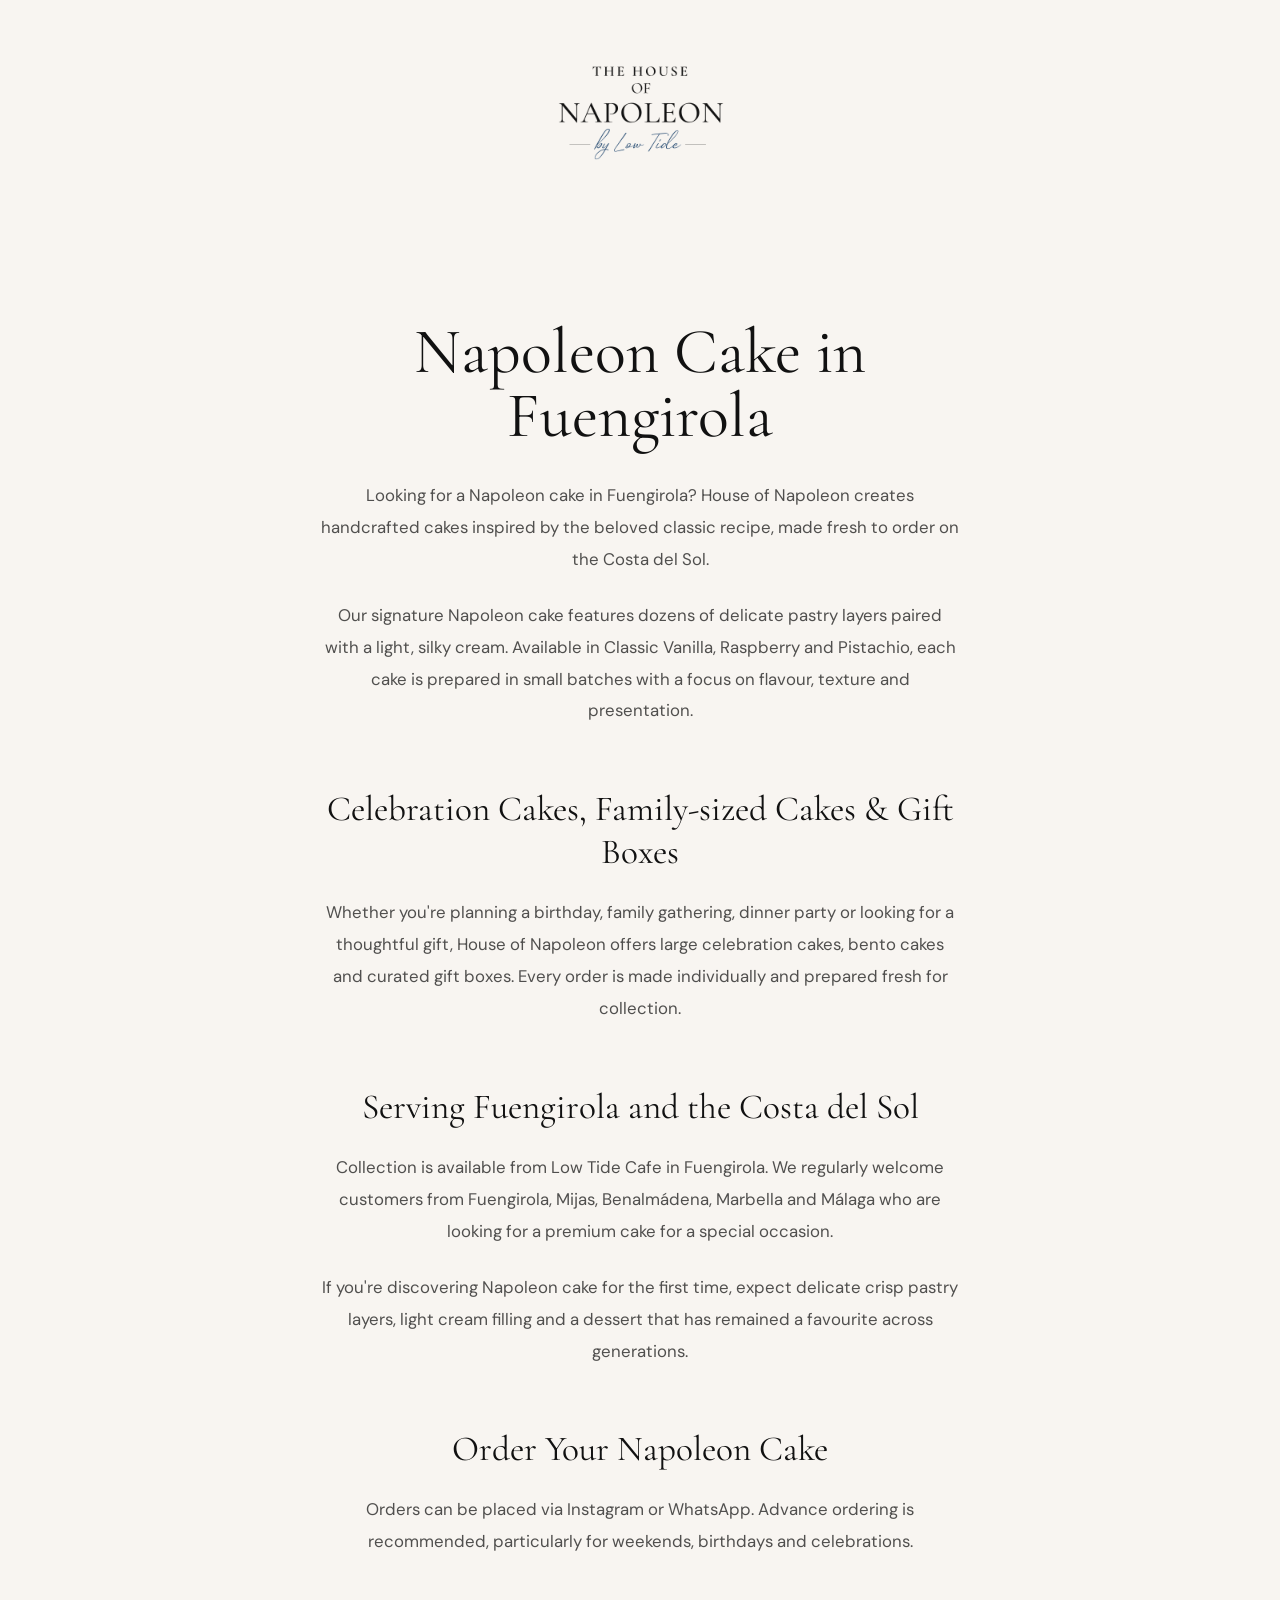
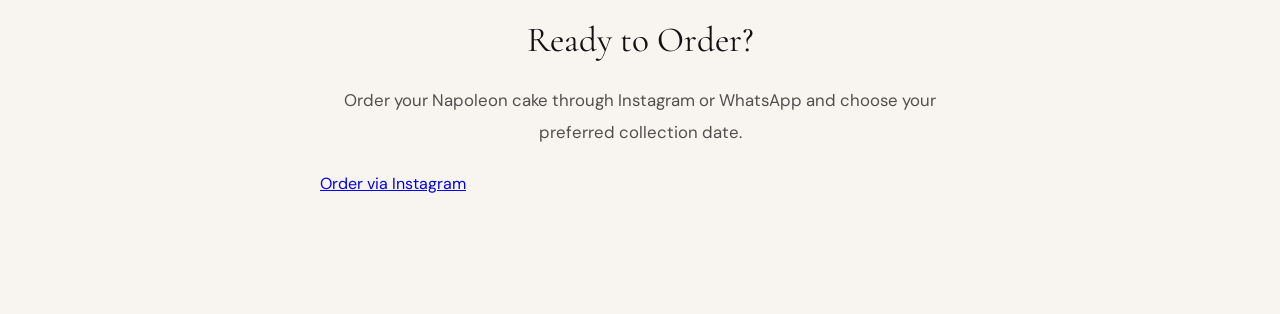
<file: napoleon-cake-fuengirola.html>
<!DOCTYPE html>
<html lang="en">

  <head>
    
  <meta charset="UTF-8">
  <meta name="viewport" content="width=device-width, initial-scale=1.0">

  <title>The House of Napoleon</title>

  <!-- Fonts -->
  <link rel="preconnect" href="https://fonts.googleapis.com">
  <link rel="preconnect" href="https://fonts.gstatic.com" crossorigin>

  <link href="https://fonts.googleapis.com/css2?family=Cormorant+Garamond:wght@300;400;500&family=DM+Sans:wght@400;500;700&display=swap" rel="stylesheet">

  <link rel="stylesheet" href="style.css">
    <script async src="https://www.googletagmanager.com/gtag/js?id=G-VPZJQ4XKEX"></script>
  <script>
    window.dataLayer = window.dataLayer || [];
    function gtag(){dataLayer.push(arguments);}
    gtag('js', new Date());

    gtag('config', 'G-VPZJQ4XKEX');
  </script>
</head>
    
<body>

<header class="seo-header">
  <a href="/">
    <img src="logo_trans_minspace.png" alt="House of Napoleon">
  </a>
</header>

<section class="seo-content">

<h1>Napoleon Cake in Fuengirola</h1>

<p>
  Looking for a Napoleon cake in Fuengirola? House of Napoleon creates
  handcrafted cakes inspired by the beloved classic recipe, made fresh to
  order on the Costa del Sol.
</p>

<p>
  Our signature Napoleon cake features dozens of delicate pastry layers
  paired with a light, silky cream. Available in Classic Vanilla,
  Raspberry and Pistachio, each cake is prepared in small batches with a
  focus on flavour, texture and presentation.
</p>

<h2>Celebration Cakes, Family-sized Cakes &amp; Gift Boxes</h2>

<p>
  Whether you're planning a birthday, family gathering, dinner party or
  looking for a thoughtful gift, House of Napoleon offers large
  celebration cakes, bento cakes and curated gift boxes. Every order is
  made individually and prepared fresh for collection.
</p>

<h2>Serving Fuengirola and the Costa del Sol</h2>

<p>
  Collection is available from Low Tide Cafe in Fuengirola. We regularly
  welcome customers from Fuengirola, Mijas, Benalmádena, Marbella and
  Málaga who are looking for a premium cake for a special occasion.
</p>

<p>
  If you're discovering Napoleon cake for the first time, expect delicate
  crisp pastry layers, light cream filling and a dessert that has remained
  a favourite across generations.
</p>

<h2>Order Your Napoleon Cake</h2>

<p>
  Orders can be placed via Instagram or WhatsApp. Advance ordering is
  recommended, particularly for weekends, birthdays and celebrations.
</p>
  
 <div class="seo-cta">
  <h2>Ready to Order?</h2>

  <p>
    Order your Napoleon cake through Instagram or WhatsApp and choose your preferred collection date.
  </p>

  <a href="https://instagram.com/anna.lowtide" target="_blank">
    Order via Instagram
  </a>
</div>
  
</section>

</body>
  

</html>
</file>
<file: style.css>
/* ========= RESET ========= */

    * {
      margin: 0;
      padding: 0;
      box-sizing: border-box;
    }
    
/* ========= BODY ========= */

.seo-header {
    text-align: center;
    padding: 40px 20px 20px;
}

.seo-header img {
    width: 180px;
    height: auto;
    display: block;
    margin: 0 auto;
}

body {
  margin: 0;

  background: #f8f5f1;

  overflow-x: hidden;

  font-family: 'DM Sans', sans-serif;

  color: #111;
}
 
    /* ========= HERO ========= */

.hero {
  position: relative;
  width: 100%;
  min-height: 100vh;

  overflow: hidden;

  background: #f8f5f1;

  isolation: isolate;

  border: none;
}

    /* ========= BACKGROUND ========= */

.hero-bg {
  position: absolute;
  inset: 0;

  background-image:
  radial-gradient(
    circle at 20% 42%,
    rgba(248,245,241,0.98) 5%,
    rgba(248,245,241,0.95) 14%,
    rgba(248,245,241,0.82) 32%,
    rgba(248,245,241,0.58) 52%,
    rgba(248,245,241,0.28) 72%,
    rgba(248,245,241,0.08) 88%,
    rgba(248,245,241,0) 98%
  ),
  url('/largehero.png');
  
  background-repeat:
    no-repeat,
    no-repeat;

  background-size:
  100%;

  background-position:
   100% 28%;

  z-index: 1;
}

    /* ========= LOGO ========= */

    .hero-logo {
      position: absolute;

      top: 24px;
      left: 50%;

      transform: translateX(-50%);

      width: 250px;
      height: auto;

      z-index: 5;

      opacity: 0.94;
    }

    /* ========= CONTENT ========= */

  .hero-content {
  position: relative;

  z-index: 20;

  max-width: 540px;

  padding-left: 74px;
  padding-top: 260px;
  padding-bottom: 120px;
}
    
    /* ========= KICKER ========= */

    .hero-kicker {
      margin-bottom: 34px;

      font-size: 0.92rem;
      font-weight: 500;

      line-height: 2;

      letter-spacing: 0.22em;

      color: rgba(0,0,0,0.52);

      text-transform: uppercase;
    }

    /* ========= HEADLINE ========= */

    .hero h1 {
      font-family: 'Cormorant Garamond', serif;

      font-size: clamp(3.6rem, 5.5vw, 6rem);

      line-height: 0.9;

      letter-spacing: -0.045em;

      font-weight: 400;

      color: #111;
    }

    /* ========= DESCRIPTION ========= */

    .hero-description {
      margin-top: 38px;

      max-width: 560px;

      font-size: 1.2rem;

      line-height: 1.55;

      color: rgba(0,0,0,0.58);
    }

    /* ========= BUTTON ========= */

    .hero-button {
      display: inline-flex;

      align-items: center;
      justify-content: center;

      margin-top: 42px;

      height: 58px;
      padding: 0 36px;

      border-radius: 999px;

      background: #000;

      color: #fff;

      text-decoration: none;

      font-size: 0.92rem;
      font-weight: 600;

      letter-spacing: 0.14em;

      transition:
        transform 0.25s ease,
        opacity 0.25s ease;
    }

    .hero-button:hover {
      transform: translateY(-2px);

      opacity: 0.94;
    }

    /* ========= MOBILE ========= */

@media (max-width: 1100px) {

  .hero-bg {
    background-size: cover;
    background-position: 62% center;
  }

  .hero-logo {
    width: 220px;
    left: 50%;
  }

  .hero-content {
    padding: 220px 34px 90px 34px;
  }

  .hero h1 {
    font-size: clamp(3.5rem, 12vw, 5rem);
  }

  .hero-description {
    font-size: 1.12rem;
    }
  }
    
/* ========= FLAVOURS ========= */

.flavours-section {
  background: #f8f5f1;

  padding: 110px 60px 120px;
}
    
/* ========= SECTION LABEL ========= */

.section-label {
  text-align: center;

  font-size: 0.9rem;

  letter-spacing: 0.24em;

  text-transform: uppercase;

  color: rgba(0,0,0,0.42);

  margin-bottom: 18px;
}
    
    /* ========= SECTION TITLE ========= */

.section-title {
  text-align: center;

  font-family: 'Cormorant Garamond', serif;

  font-size: clamp(2.4rem, 3.5vw, 3.8rem);

  font-weight: 400;

  line-height: 1;

  letter-spacing: -0.03em;

  color: #111;

  margin-bottom: 60px;
}

/* ========= GRID ========= */

.flavours-grid {
  display: grid;

  grid-template-columns: repeat(3, 1fr);

  gap: 22px;
}

/* ========= CARD ========= */

.flavour-card {
  padding: 0 18px;

  border-right: 1px solid rgba(0,0,0,0.08);

  display: flex;

  flex-direction: column;

  align-items: center;
}
    .flavour-card img {
  width: 100%;

  max-width: 420px;

  aspect-ratio: 1 / 1;

  object-fit: cover;

  display: block;

  margin: 0 auto 28px;
}

.flavour-card:last-child {
  border-right: none;
}
    @media (max-width: 1100px) {

  .flavours-section {
    padding: 80px 28px 90px;
  }

  .flavours-grid {
    grid-template-columns: 1fr;

    gap: 54px;
  }

  .flavour-card {
    border-right: none;

    border-bottom: 1px solid rgba(0,0,0,0.08);

    padding: 0 0 54px;
  }

  .flavour-card:last-child {
    border-bottom: none;

    padding-bottom: 0;
  }

  .flavour-card img {
    max-width: 100%;

    aspect-ratio: 1 / 1;

    object-fit: cover;
  }

  .flavour-card p {
    max-width: 100%;
  }

}

/* ========= CARD TITLE ========= */

.flavour-card h3 {
  margin-bottom: 18px;

  text-align: center;

  font-size: 0.92rem;

  font-weight: 600;

  letter-spacing: 0.16em;

  text-transform: uppercase;

  color: #111;
}

/* ========= DESCRIPTION ========= */

.flavour-card p {
  max-width: 280px;

  margin: 0 auto;

  text-align: center;

  font-size: 1.02rem;

  line-height: 1.7;

  color: rgba(0,0,0,0.72);
}
  /* ========= FORMATS ========= */

.formats-section {
  background: #f8f5f1;

  padding:
    40px 60px 140px;
}

/* ========= GRID ========= */

.formats-grid {
  display: grid;

  grid-template-columns: repeat(3, 1fr);

  gap: 22px;
}

/* ========= CARD ========= */

.format-card {
  background: #efe9e3;

  display: flex;

  align-items: stretch;

  min-height: 320px;

  overflow: hidden;
}

/* ========= IMAGE ========= */

.format-card img {
  width: 48%;

  object-fit: cover;
}

/* ========= INFO ========= */

.format-info {
  flex: 1;

  padding: 42px 34px;

  display: flex;

  flex-direction: column;

  justify-content: center;
}

/* ========= TOP ========= */

.format-top h3 {
  font-size: 1rem;

  font-weight: 600;

  letter-spacing: 0.12em;

  text-transform: uppercase;

  margin-bottom: 12px;

  color: #111;
}

.format-top span {
  font-size: 1.02rem;

  color: rgba(0,0,0,0.68);
}

/* ========= DIVIDER ========= */

.format-divider {
  width: 72px;
  height: 1px;

  background: rgba(0,0,0,0.16);

  margin:
    34px 0;
}

/* ========= PRICE ========= */


.format-price {
  font-family: 'Cormorant Garamond', serif;

  font-size: 1.35rem;

  font-weight: 400;

  line-height: 1;

  color: #111;
}


/* ========= MOBILE ========= */

@media (max-width: 1100px) {

  .formats-section {
    padding:
      20px 28px 90px;
  }

  .formats-grid {
    grid-template-columns: 1fr;

    gap: 28px;
  }

  .format-card {
    flex-direction: column;
  }

  .format-card img {
    width: 100%;

    aspect-ratio: 1 / 1;
  }

}

/* ========= FLAVOURS MOBILE ========= */

@media (max-width: 1100px) {

  .flavours-section {
    padding: 80px 28px 90px;
  }

  .flavours-grid {
    grid-template-columns: 1fr;

    gap: 54px;
  }

  .flavour-card {
    border-right: none;

    border-bottom: 1px solid rgba(0,0,0,0.08);

    padding: 0 0 54px;
  }

  .flavour-card:last-child {
    border-bottom: none;

    padding-bottom: 0;
  }

  .flavour-card p {
    max-width: 100%;
  }
    }
  
/* ========= ORDER CTA ========= */

.order-cta-section {
  background: #f8f5f1;

  width: 100%;

  padding: 20px 28px 90px;

  display: flex;

  flex-direction: column;

  align-items: center;

  justify-content: center;

  text-align: center;
}

.order-cta-label {
  font-size: 0.82rem;

  letter-spacing: 0.24em;

  text-transform: uppercase;

  color: rgba(0,0,0,0.42);

  margin-bottom: 14px;
}

.order-cta-section h2 {
  font-family: 'Cormorant Garamond', serif;

  font-size: clamp(2.6rem, 4vw, 4rem);

  font-weight: 400;

  line-height: 1;

  color: #111;

  margin-bottom: 32px;
}

.order-cta-button {
  display: inline-flex;

  align-items: center;
  justify-content: center;

  height: 58px;

  padding: 0 38px;

  border-radius: 999px;

  background: #000;

  color: #fff;

  text-decoration: none;

  font-size: 0.86rem;

  font-weight: 600;

  letter-spacing: 0.14em;

  transition:
    transform 0.25s ease,
    opacity 0.25s ease;
}

.order-cta-button:hover {
  transform: translateY(-2px);

  opacity: 0.92;
}

/* ========= ABOUT ========= */

.about-section {
background: #f8f5f1;
padding: 40px 60px 120px;
text-align: center;
}

.about-content {
max-width: 760px;
margin: 0 auto;
}

.about-content p {
font-family: 'DM Sans', sans-serif;
font-size: 1.05rem;
line-height: 1.9;
color: rgba(0,0,0,0.68);
margin-bottom: 24px;
}

.about-content p:last-child {
margin-bottom: 0;
}

/* ========= MOBILE ========= */

@media (max-width: 1100px) {

.about-section {
padding: 20px 28px 90px;
}

.about-content {
max-width: 100%;
}

.about-content p {
font-size: 1rem;
line-height: 1.85;
}

}

    /* ========= CONTACT ========= */

.contact-section {
  background: #f8f5f1;

  padding: 0 60px 120px;
}

.contact-card {
  background: #efe9e3;

  padding: 42px 52px;

  display: flex;

  align-items: center;

  gap: 48px;

  flex-wrap: wrap;
}

.contact-left {
  display: flex;

  align-items: center;

  gap: 28px;
}

.contact-icon {
  width: 74px;
  height: 74px;

  border-radius: 50%;

  border: 1px solid rgba(0,0,0,0.12);

  display: flex;

  align-items: center;
  justify-content: center;

  font-size: 1.8rem;
}

.contact-label {
  font-size: 0.82rem;

  letter-spacing: 0.18em;

  text-transform: uppercase;

  color: rgba(0,0,0,0.46);

  margin-bottom: 10px;
}

.contact-left h3 {
  font-family: 'Cormorant Garamond', serif;

  font-size: 1.8rem;

  font-weight: 400;

  line-height: 1.05;

  color: #111;
}
.contact-divider {
  width: 1px;

  height: 90px;

  background: rgba(0,0,0,0.08);
}

/* ========= MIDDLE ========= */

.contact-middle {
  display: flex;

  flex-direction: column;

  gap: 16px;
}

.contact-middle p {
  font-size: 1.02rem;

  line-height: 1.7;

  color: rgba(0,0,0,0.72);
}

/* ========= WHATSAPP ========= */

.whatsapp-link {
  text-decoration: none;

  font-size: 0.9rem;

  letter-spacing: 0.08em;

  color: #111;

  opacity: 0.72;

  transition:
    opacity 0.25s ease,
    transform 0.25s ease;
}

.whatsapp-link:hover {
  opacity: 1;

  transform: translateY(-1px);
}

/* ========= BUTTON ========= */

.maps-button {
  margin-left: auto;
  height: 54px;

  padding: 0 32px;

  border-radius: 999px;

  border: 1px solid rgba(0,0,0,0.16);

  display: inline-flex;

  align-items: center;
  justify-content: center;

  text-decoration: none;

  font-size: 0.82rem;

  letter-spacing: 0.14em;

  color: #111;

  transition:
    background 0.25s ease,
    opacity 0.25s ease;
}

.maps-button:hover {
  opacity: 0.7;
}

/* ========= MOBILE ========= */

@media (max-width: 1100px) {

  .contact-section {
    padding: 0 28px 90px;
  }

  .contact-card {
    padding: 34px 28px;

    gap: 32px;

    flex-direction: column;

    align-items: flex-start;
  }

  .contact-divider {
    width: 100%;
    height: 1px;
  }

  .maps-button {
    margin-left: 0;

    width: 100%;
  }

}

/* ========= BRAND ========= */

.contact-brand {
  display: flex;

  justify-content: center;

  margin-top: 42px;
}

.contact-brand img {
  width: 210px !important;
  min-width: 210px !important;
  max-width: 210px !important;

  height: auto !important;

  flex: none !important;

  opacity: 0.9;

  display: block;
}
.seo-content {
  max-width: 760px;
  margin: 0 auto;
  padding: 120px 60px;
}

.seo-content h1 {
  font-family: 'Cormorant Garamond', serif;
  font-size: clamp(3rem, 5vw, 4.5rem);
  font-weight: 400;
  line-height: 1;
  margin-bottom: 32px;
  text-align: center;
}

.seo-content h2 {
  font-family: 'Cormorant Garamond', serif;
  font-size: 2.2rem;
  font-weight: 400;
  margin: 60px 0 24px;
  text-align: center;
}

.seo-content p {
  font-size: 1.05rem;
  line-height: 1.9;
  color: rgba(0,0,0,0.68);
  margin-bottom: 24px;
  text-align: center;
}

@media (max-width: 1100px) {
  .seo-content {
    padding: 80px 28px;
  }
}
</file>
